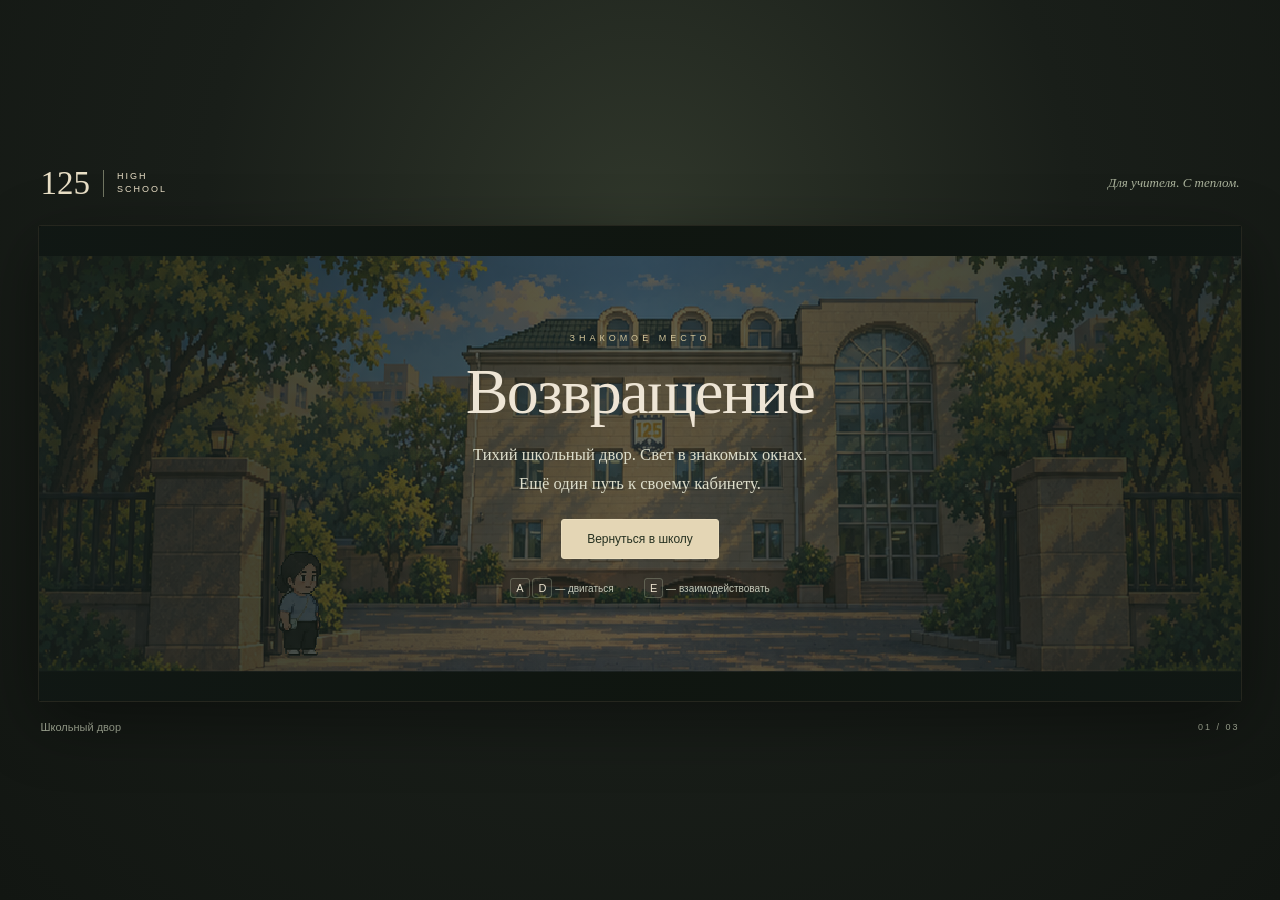
<file: index.html>
<!doctype html>
<html lang="ru">
<head>
  <meta charset="utf-8">
  <meta name="viewport" content="width=device-width,initial-scale=1">
  <meta name="theme-color" content="#161a16">
  <title>125 · Возвращение</title>
  <link rel="stylesheet" href="style.css">
  <script defer src="assets/atlas.js"></script>
  <script defer src="assets/new-art.js"></script>
  <script defer src="game.js"></script>
</head>
<body>
  <main>
    <header><a class="wordmark" href="./index.html" aria-label="Начать сначала">125<span>HIGH SCHOOL</span></a><span class="dedication">Для учителя. С теплом.</span></header>
    <section class="game" aria-label="Игра «Возвращение в школу»">
      <canvas id="scene" width="1086" height="430" tabindex="0" aria-label="A — влево, D — вправо, E — взаимодействовать"></canvas>
      <div class="objective" id="objective" hidden><span>ЦЕЛЬ</span><p id="objective-text"></p></div>
      <div class="prompt" id="prompt" hidden><kbd>E</kbd><span id="prompt-text"></span></div>
      <div class="direction-hint" id="direction-hint" hidden><span>К школе</span><kbd>D</kbd><b aria-hidden="true">→</b></div>
      <div class="veil" id="veil"></div>
      <div class="cover" id="intro">
        <span class="eyebrow">ЗНАКОМОЕ МЕСТО</span>
        <h1>Возвращение</h1>
        <p>Тихий школьный двор. Свет в знакомых окнах.<br>Ещё один путь к своему кабинету.</p>
        <button id="start" disabled>Загрузка…</button>
        <span class="intro-controls"><kbd>A</kbd> <kbd>D</kbd> — двигаться <i>·</i> <kbd>E</kbd> — взаимодействовать</span>
      </div>
      <div class="cover ending" id="ending" hidden><span class="eyebrow">КАБИНЕТ 102</span><h1>Продолжение…</h1><button id="restart">Пройти ещё раз</button></div>
      <p id="load-error" role="alert" hidden>Не удалось загрузить изображение. Распакуйте весь архив и откройте index.html заново.</p>
    </section>
    <footer><span id="scene-label">Школа №125</span><span class="controls"><kbd>A</kbd> <kbd>D</kbd> Двигаться <span class="dot">·</span> <kbd>E</kbd> Взаимодействовать</span><span class="chapter" id="chapter">01 / 03</span></footer>
    <div class="touch" aria-label="Сенсорное управление"><button data-key="KeyA" aria-label="Влево">A <span>←</span></button><button data-key="KeyD" aria-label="Вправо">D <span>→</span></button><button data-key="KeyE" aria-label="Взаимодействовать">E <span>Войти</span></button></div>
    <noscript>Для игры необходимо включить JavaScript.</noscript>
  </main>
</body>
</html>
</file>
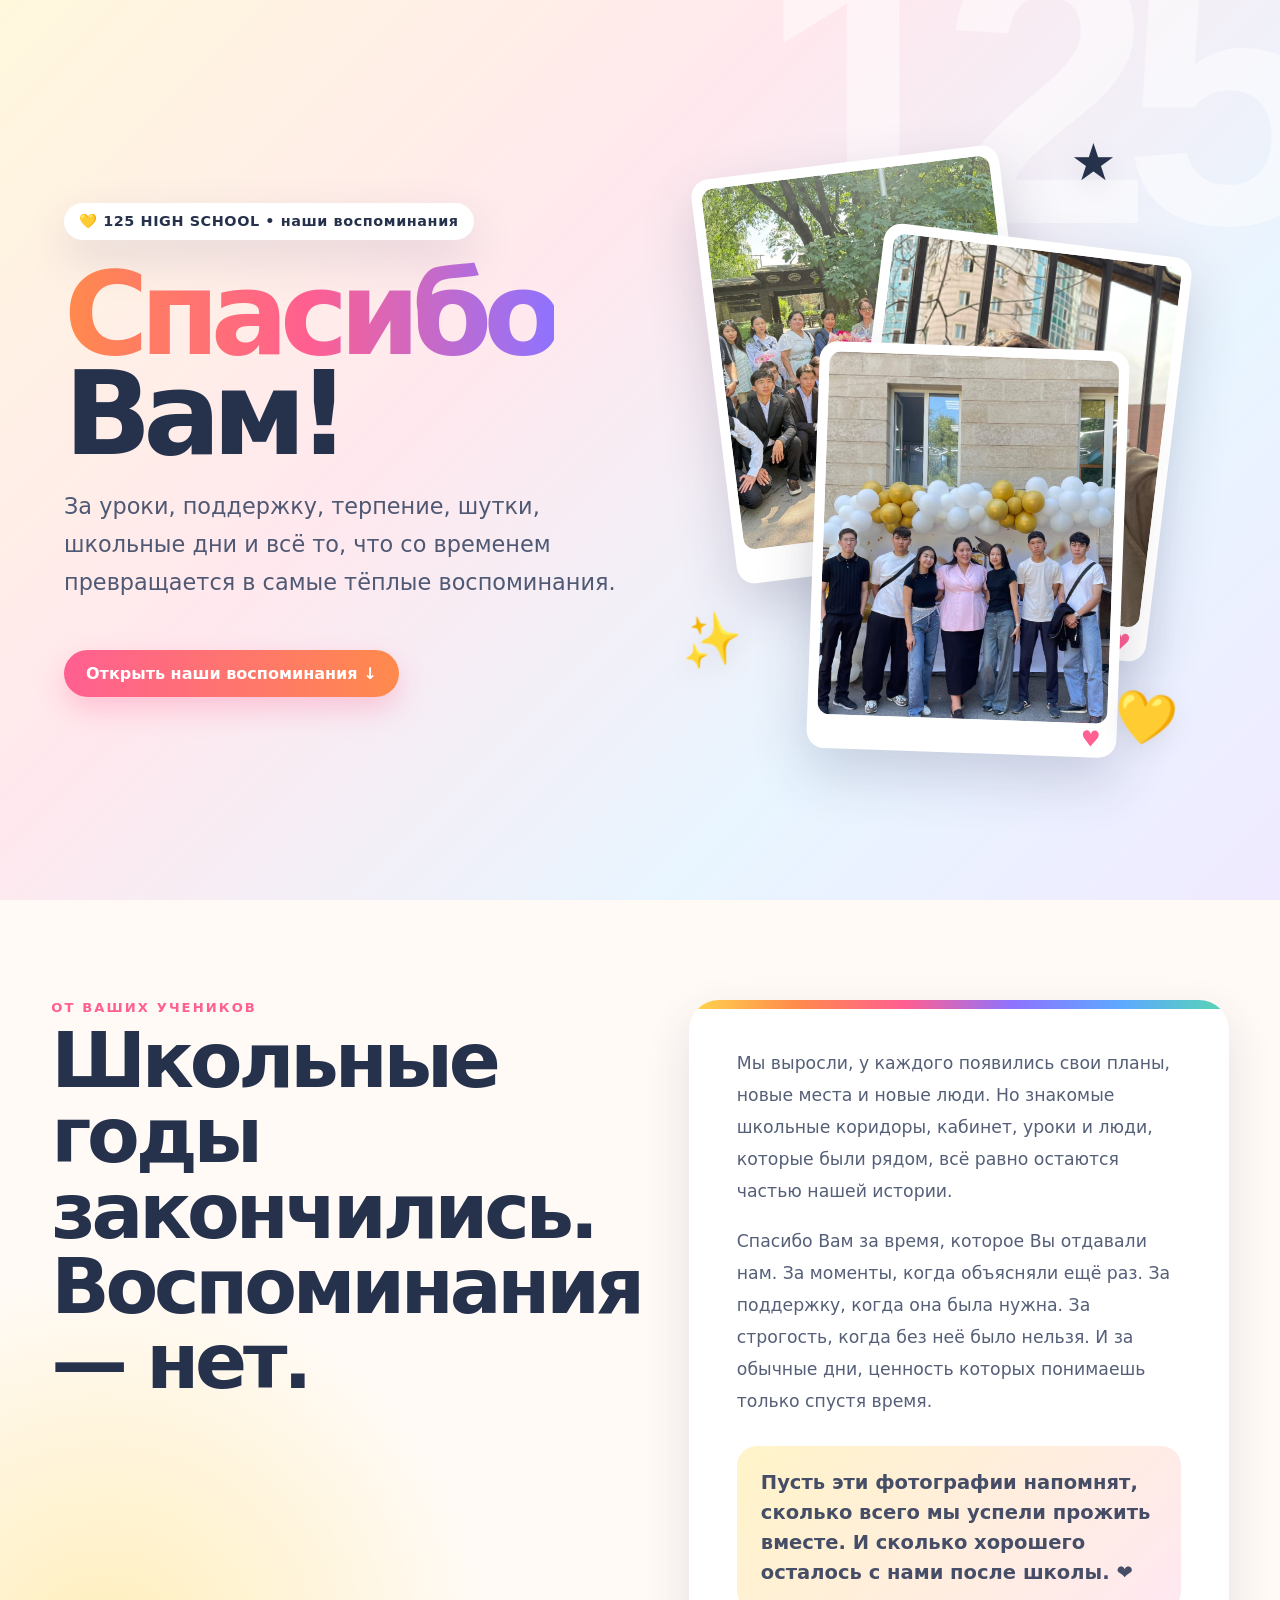
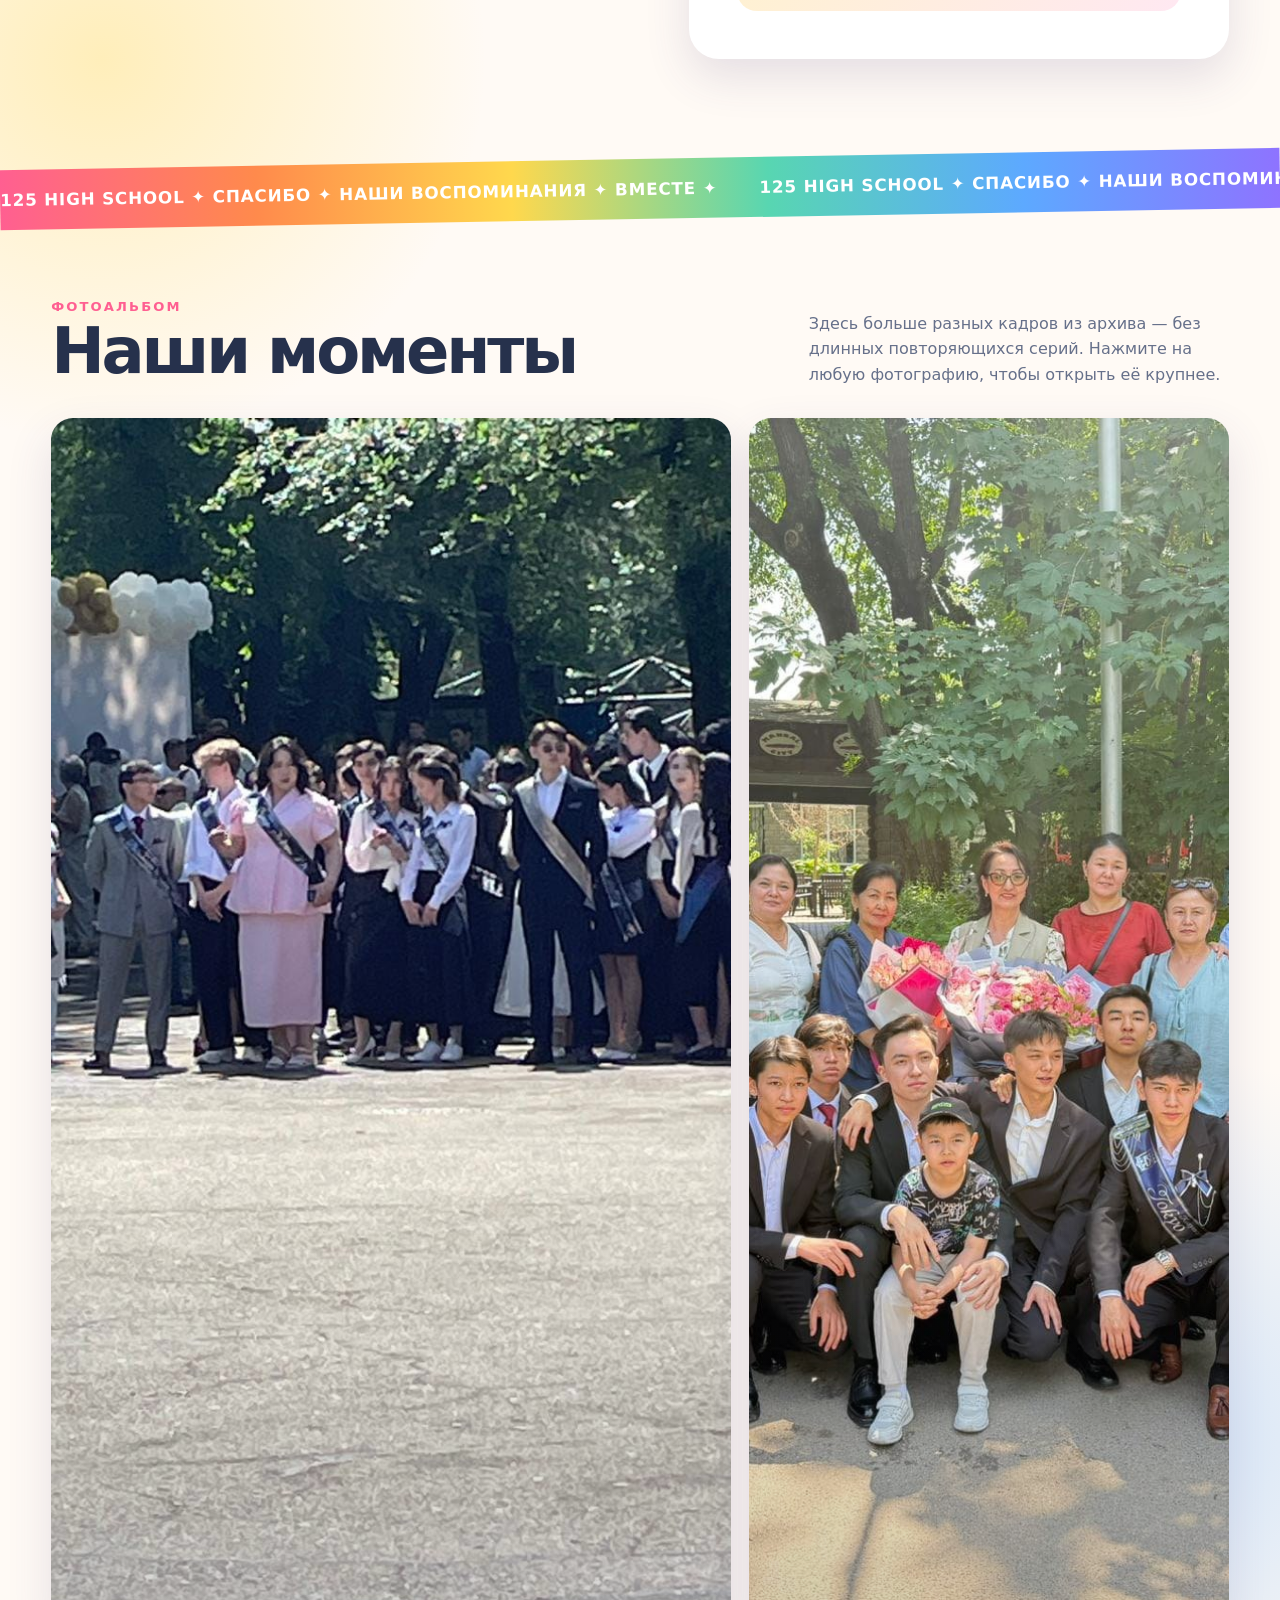
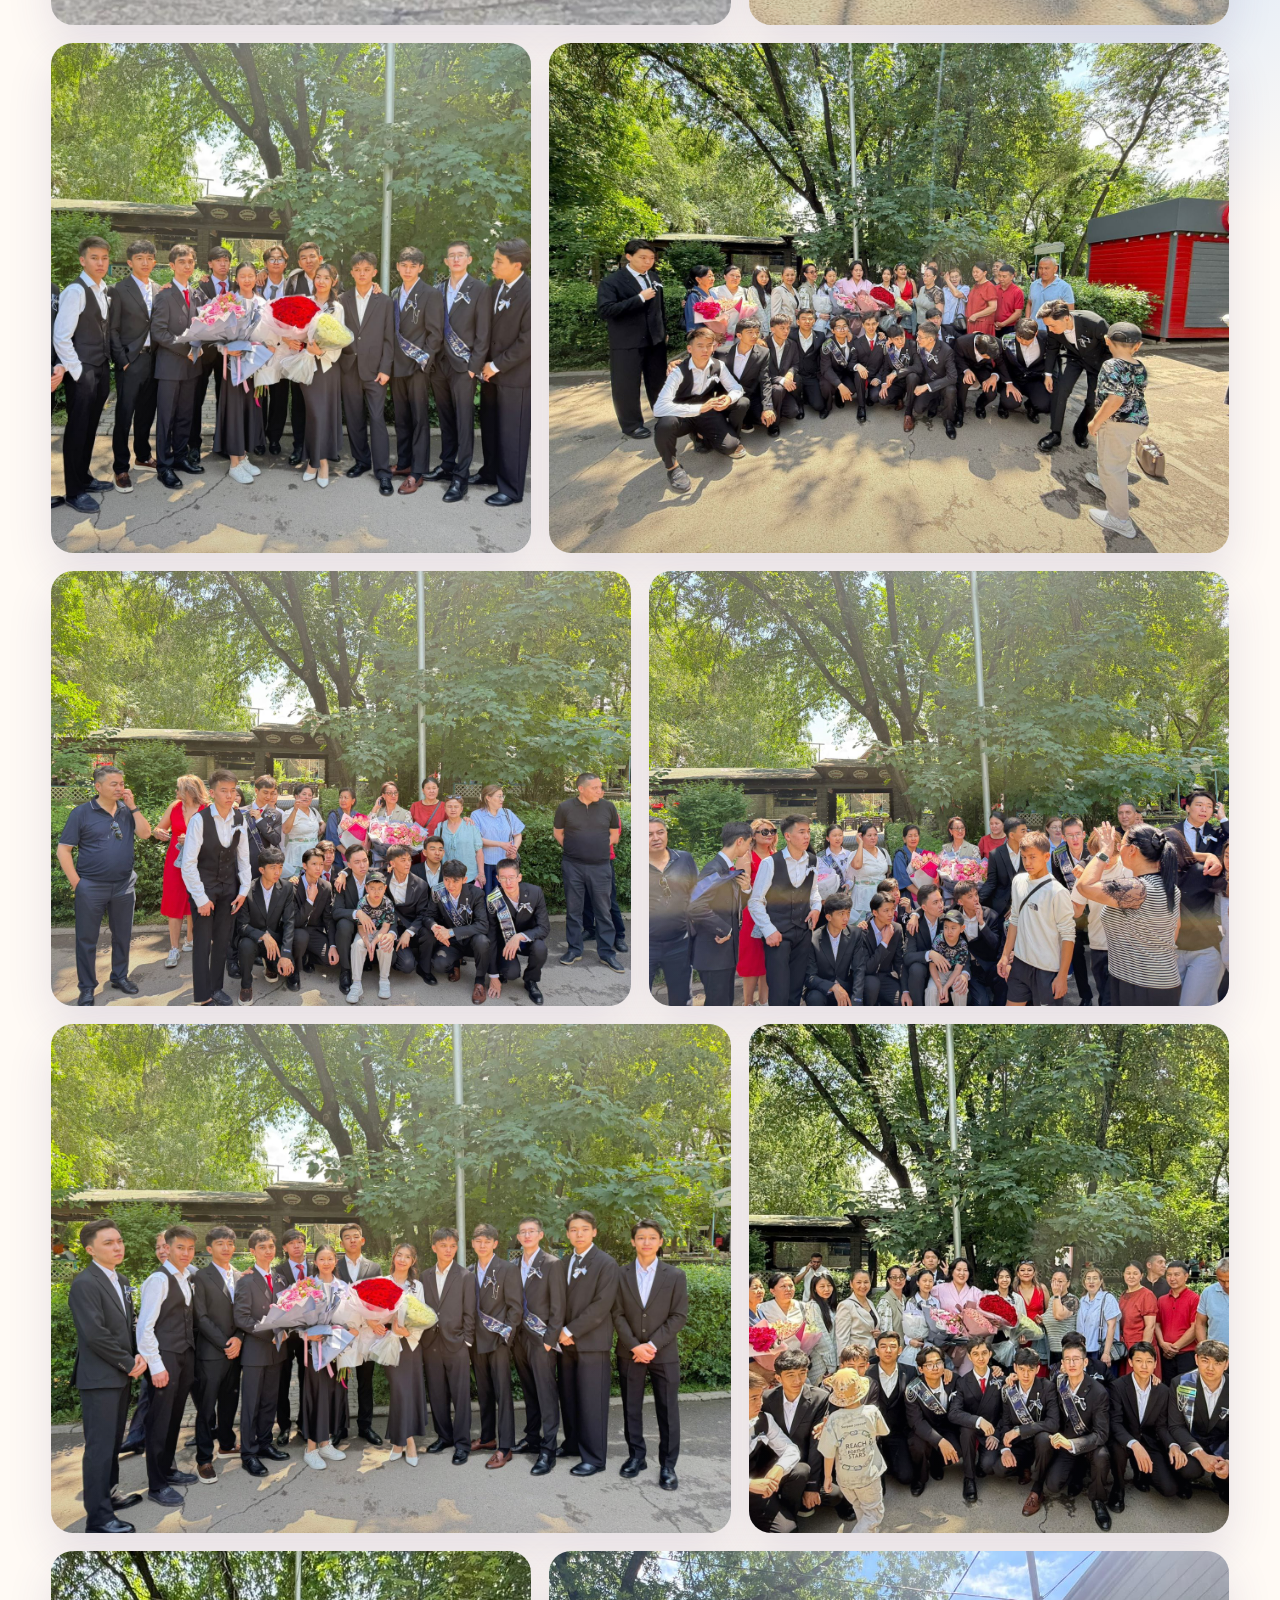
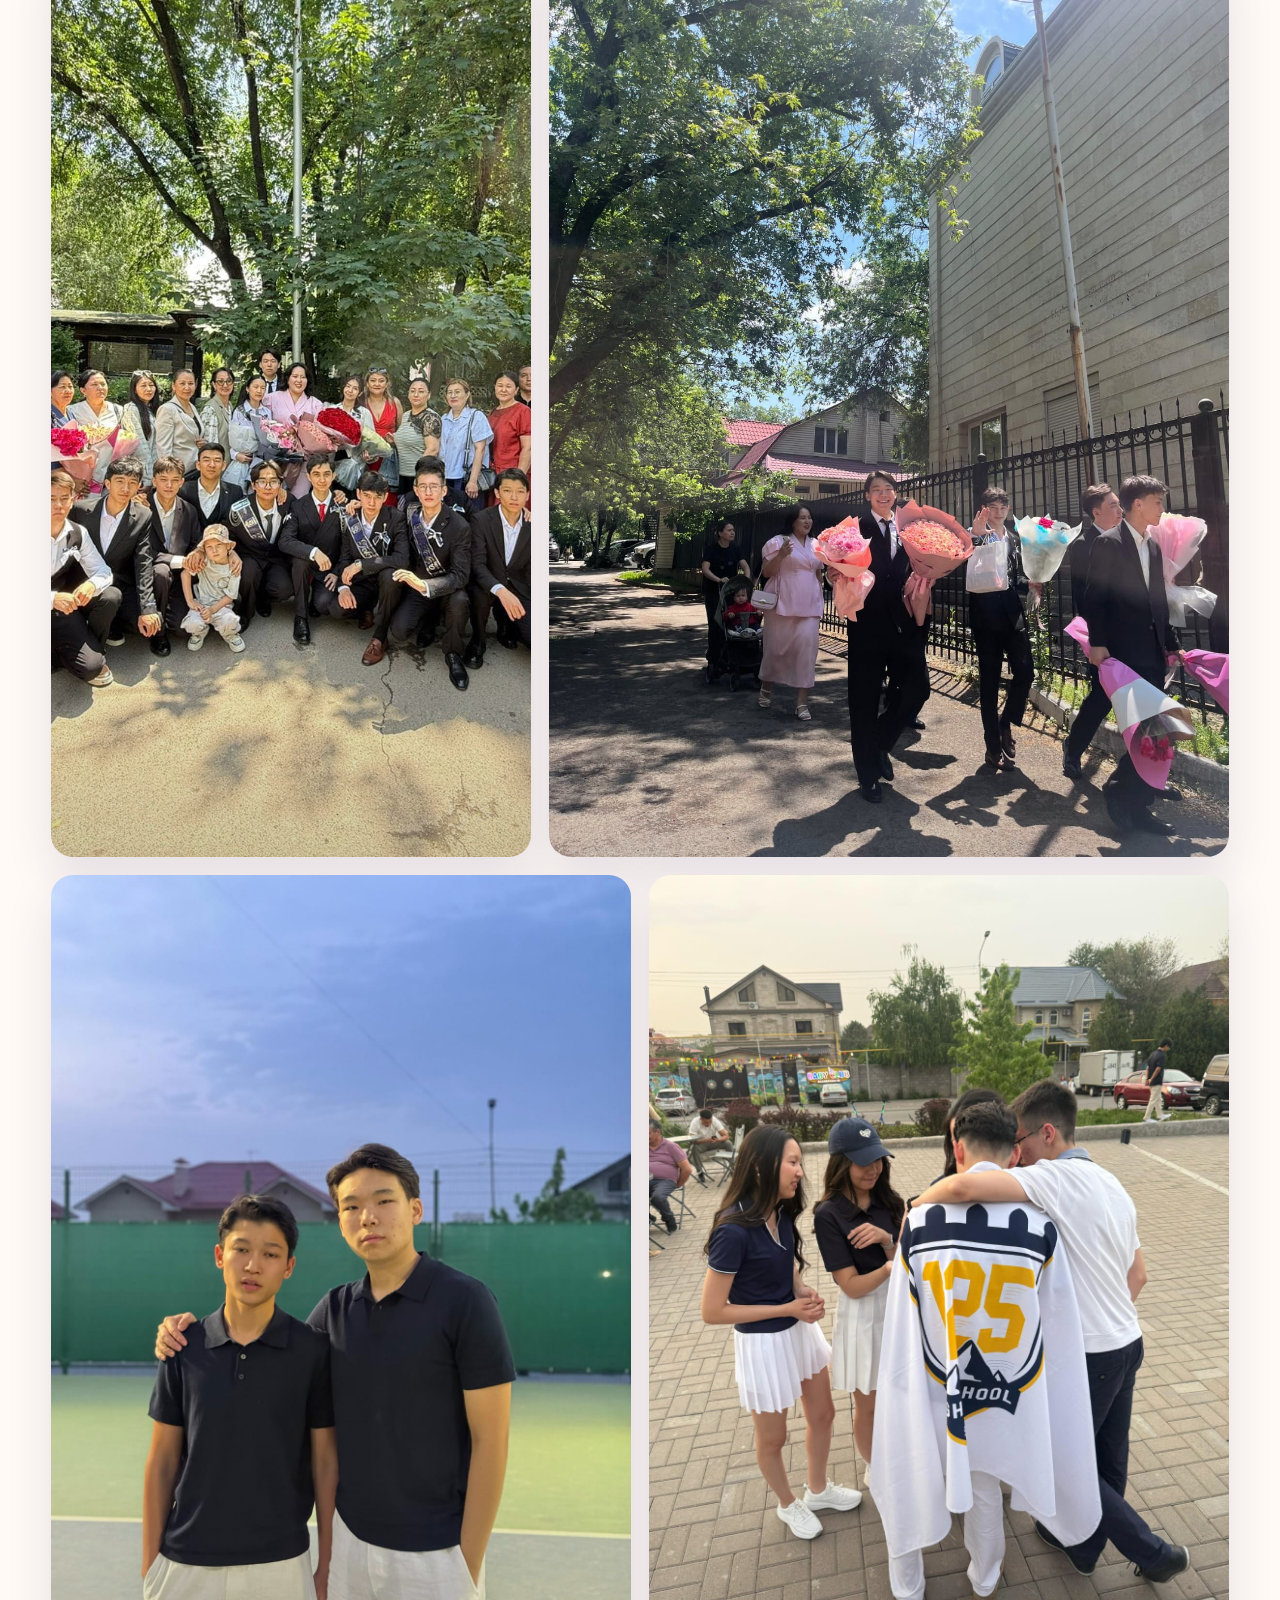
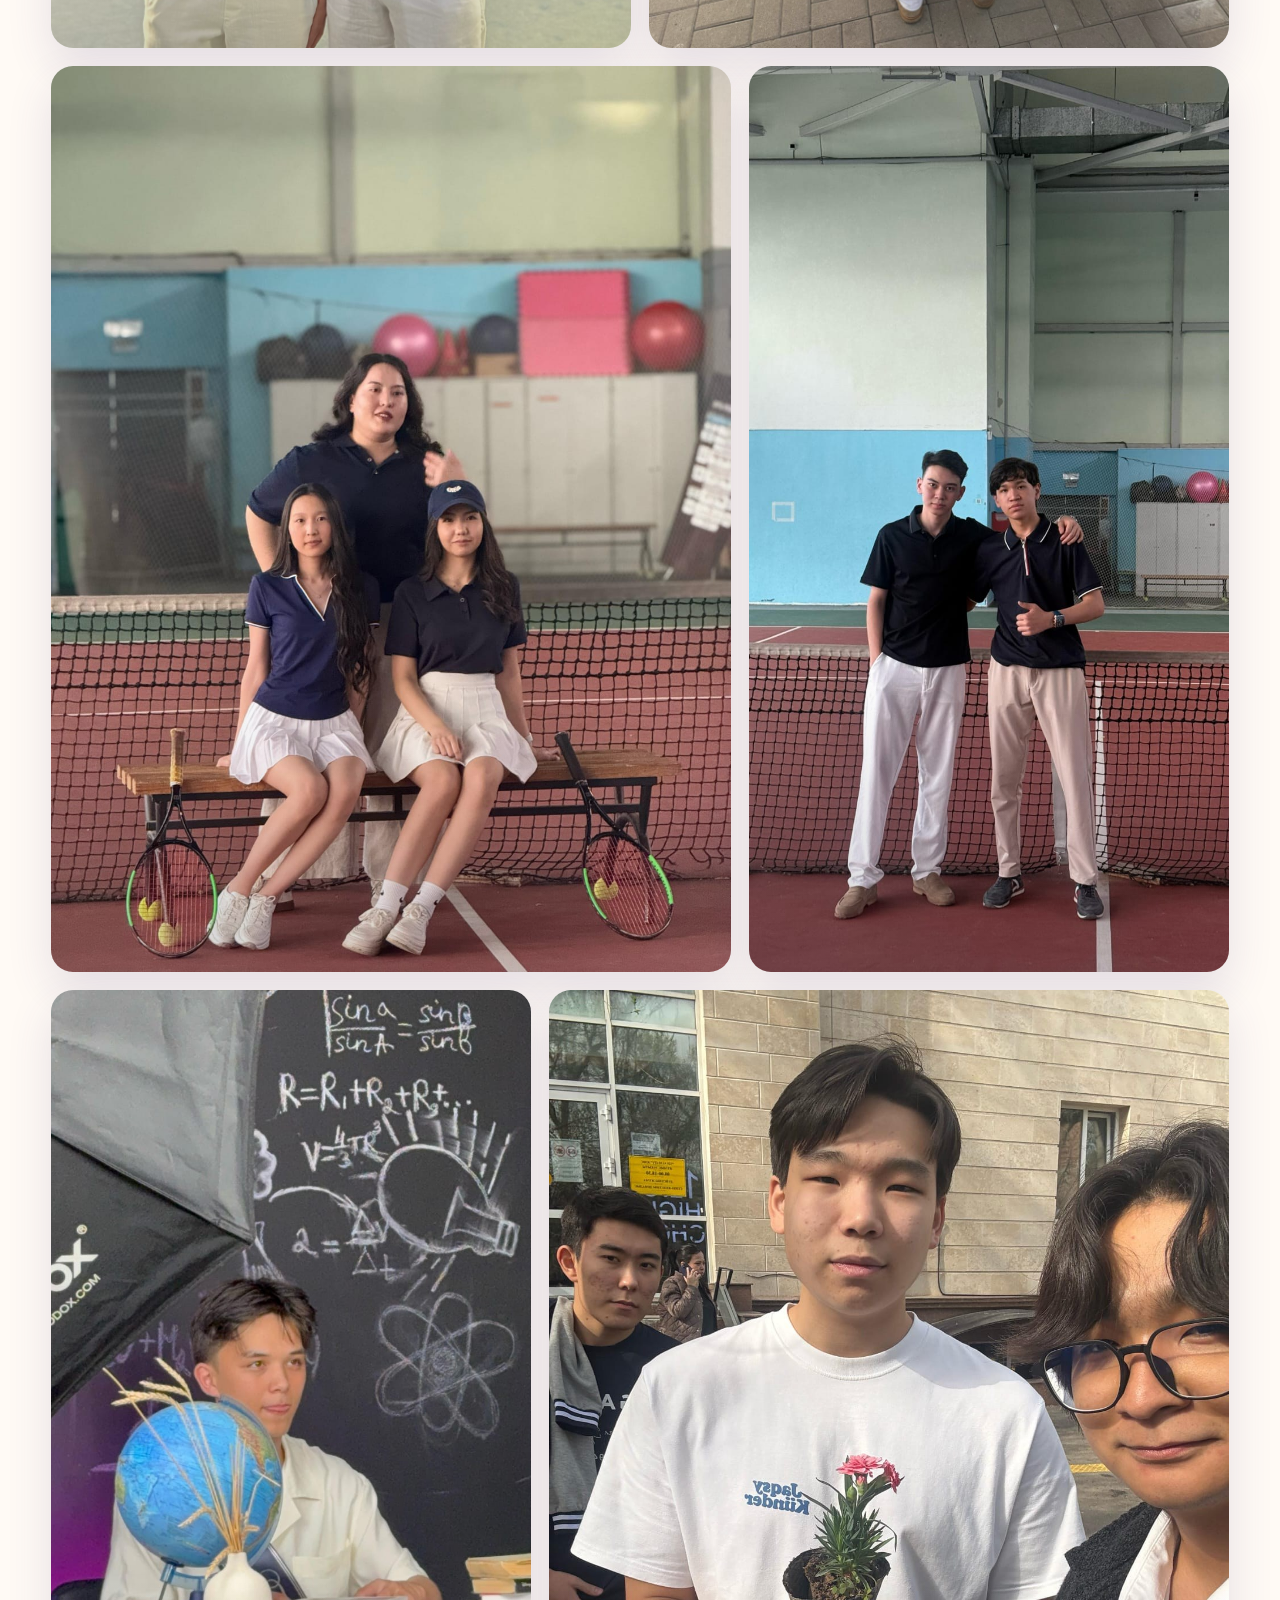
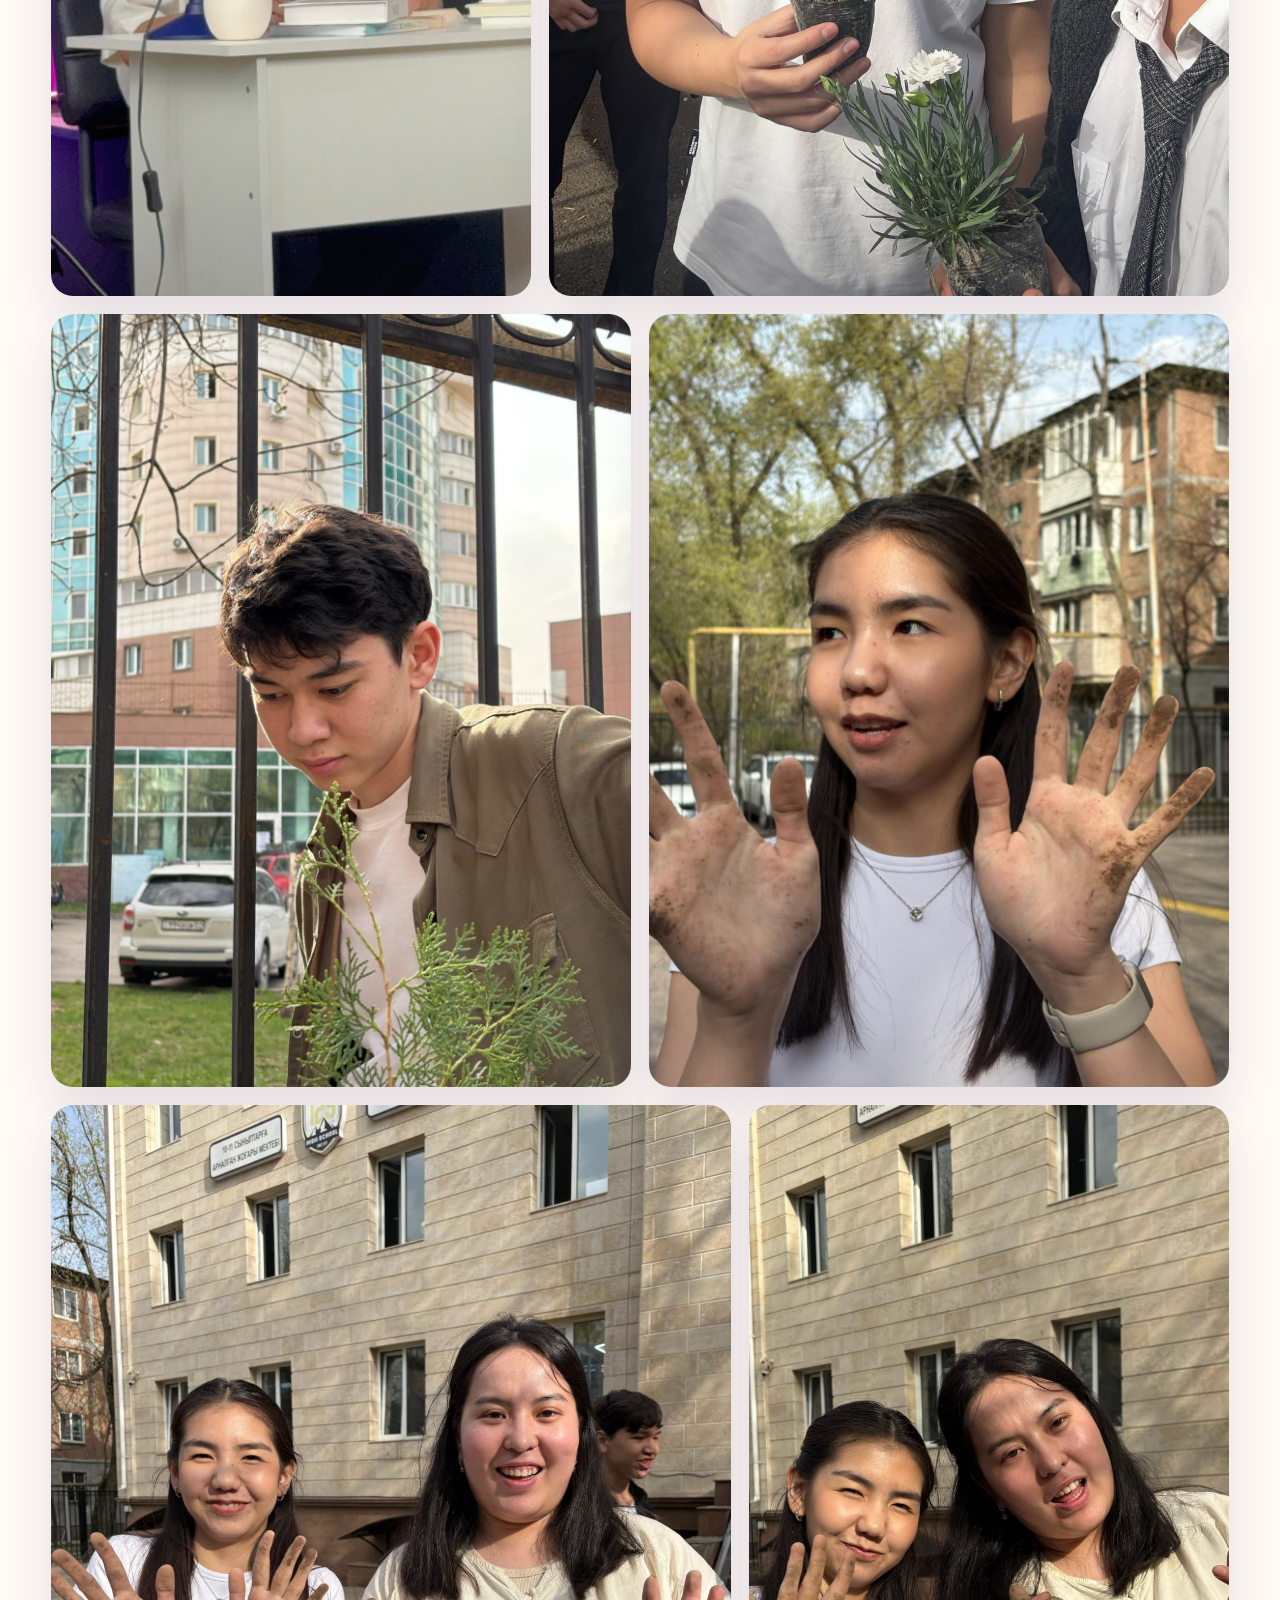
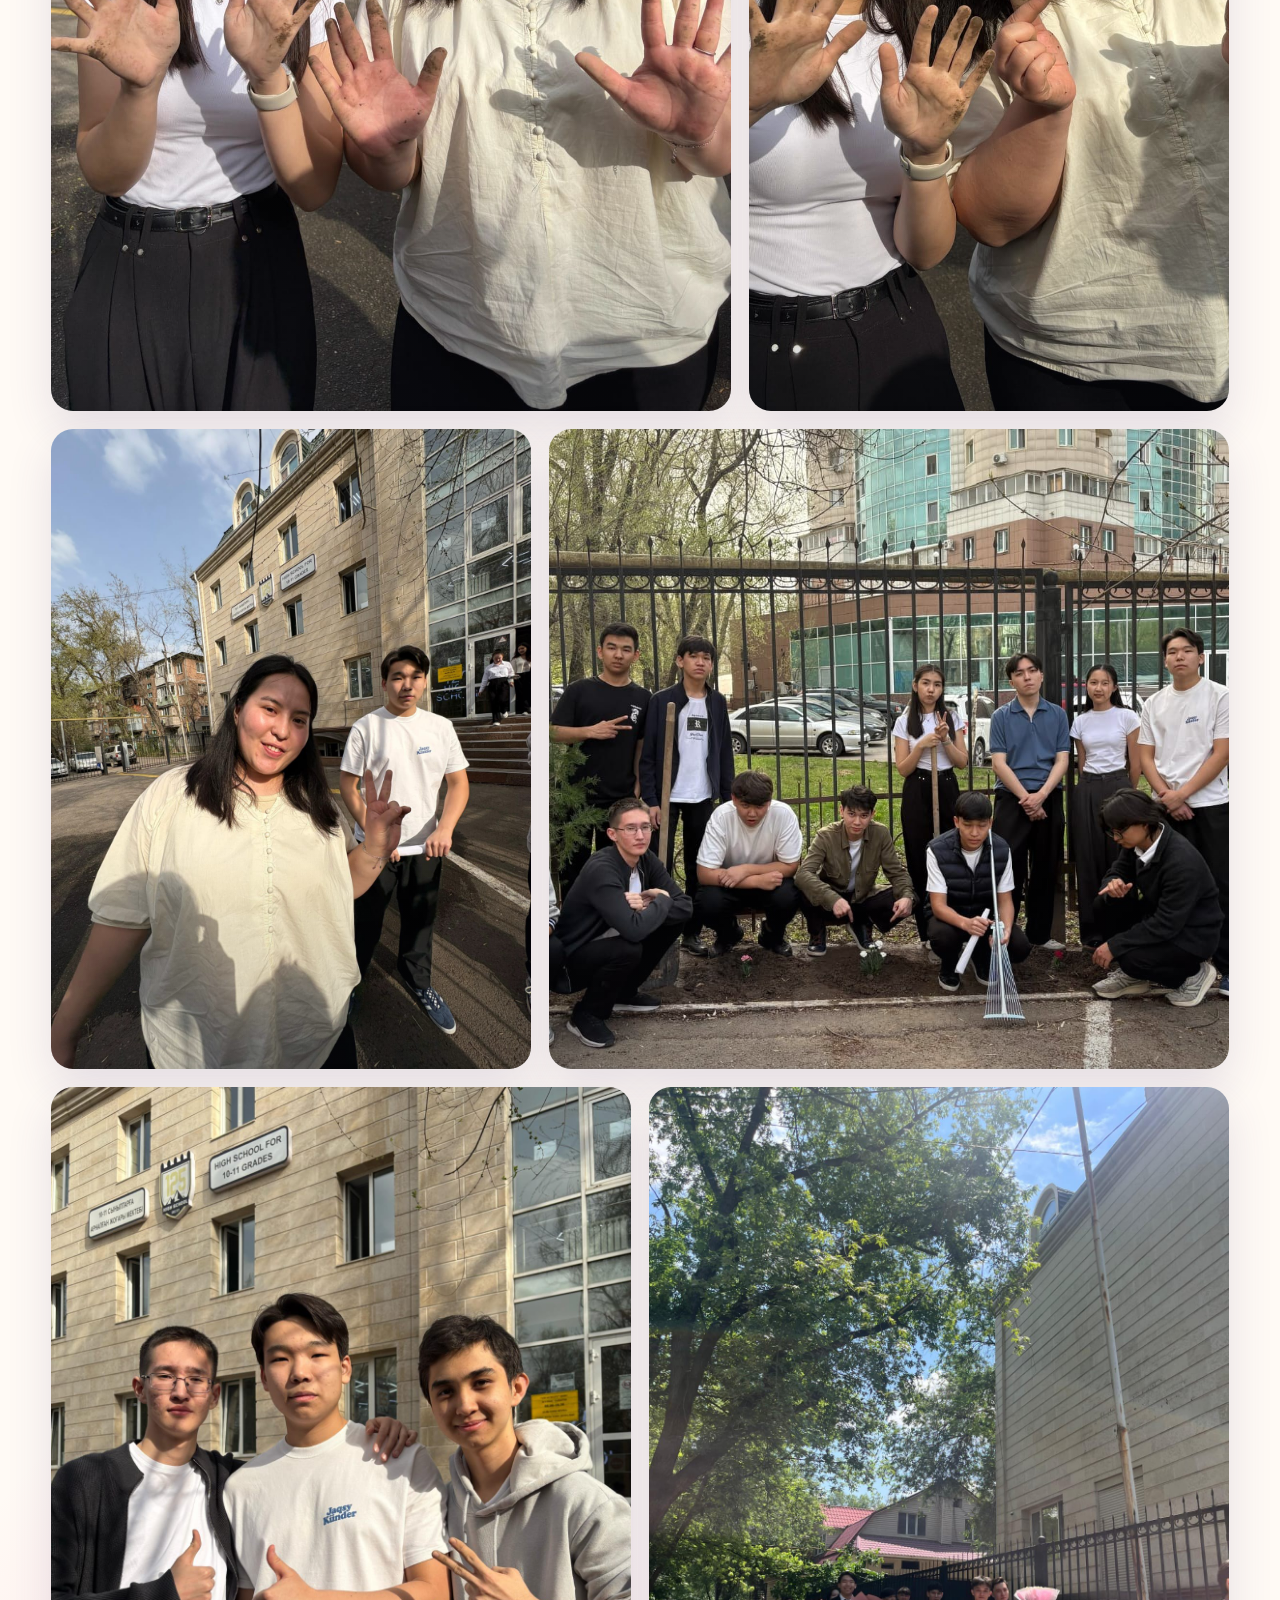
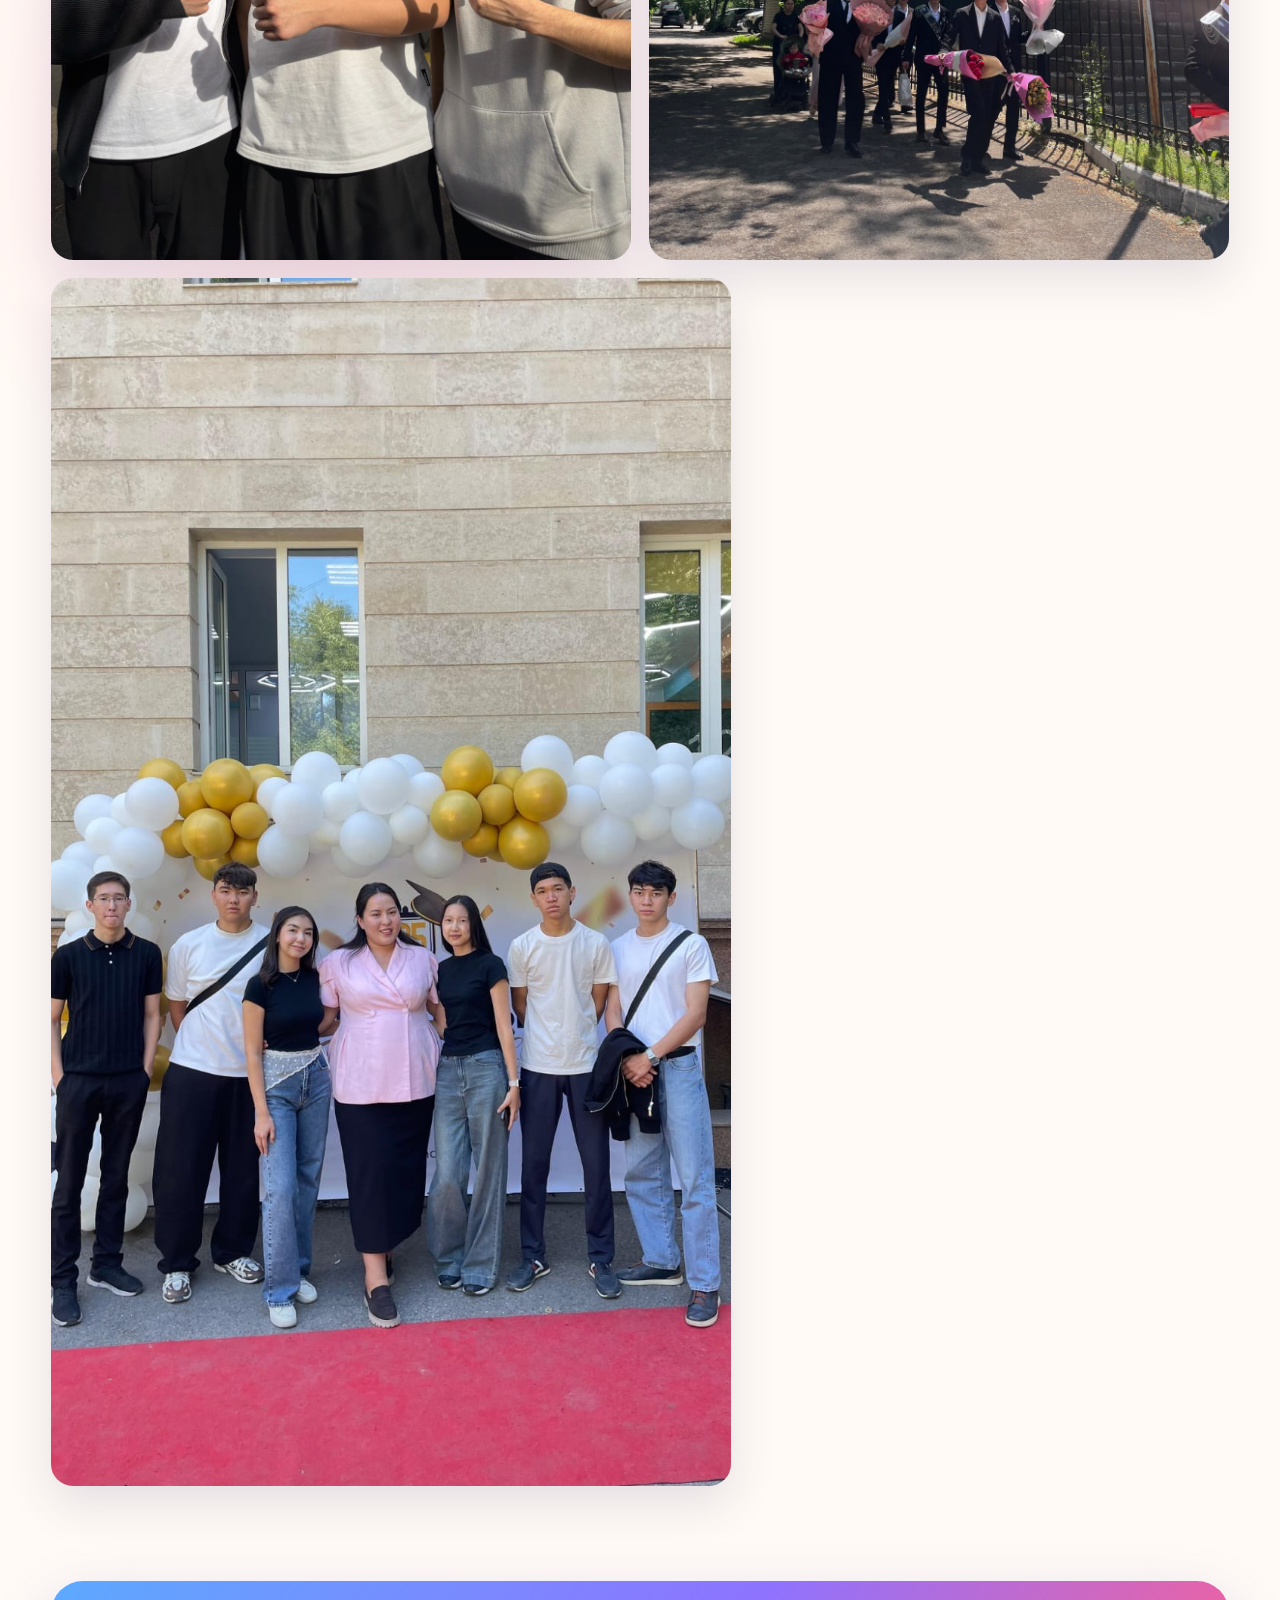
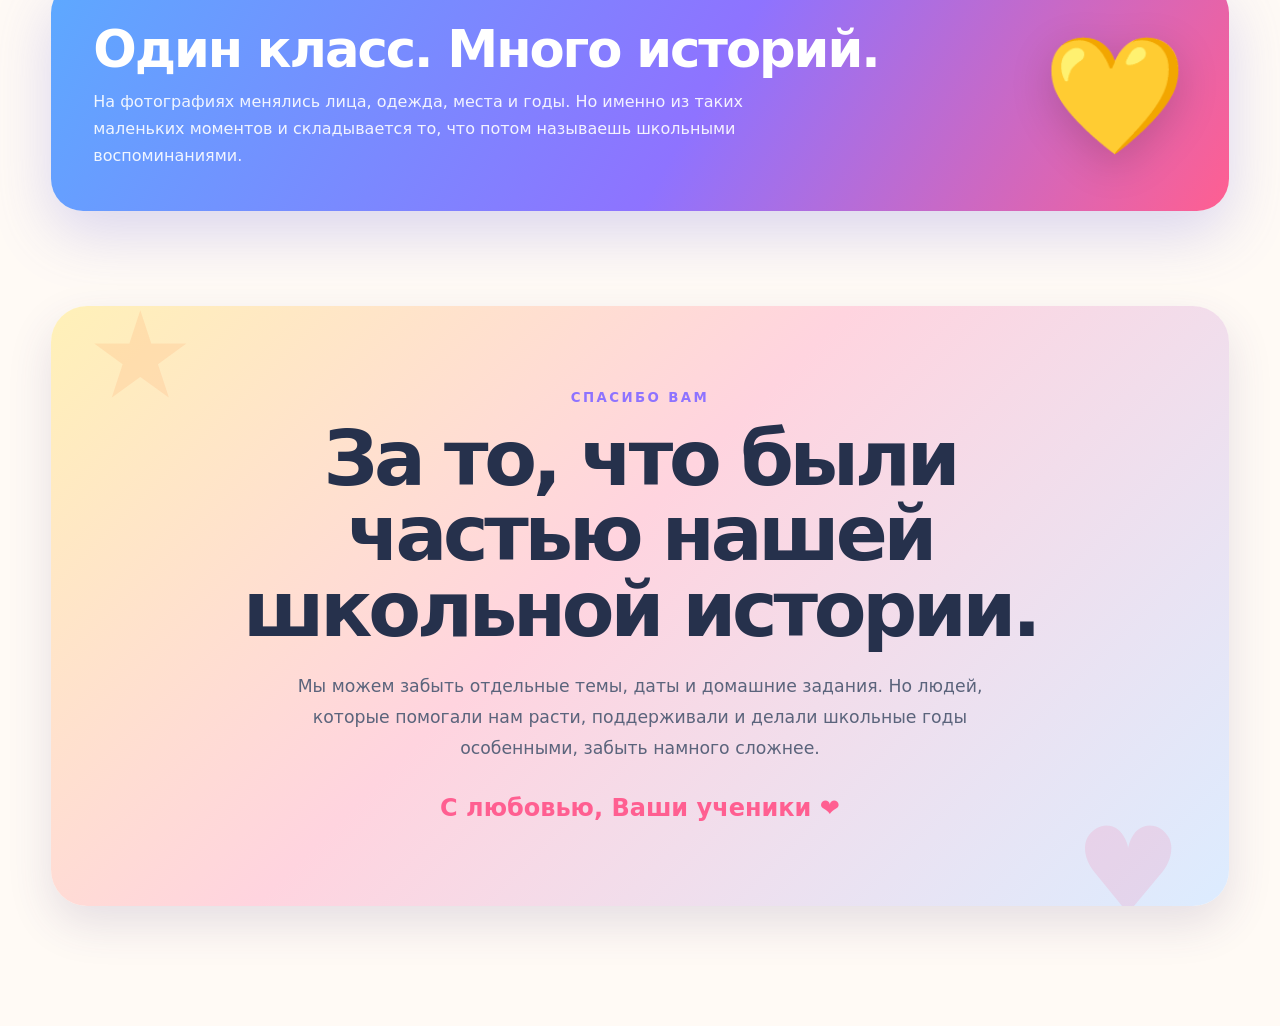
<file: congratulations/index.html>
<!doctype html>
<html lang="ru">
<head>
<meta charset="utf-8">
<meta name="viewport" content="width=device-width,initial-scale=1">
<meta name="theme-color" content="#ff7a59">
<title>Спасибо Вам! 💛</title>
<style>
:root{
  --ink:#26314c;
  --muted:#66708a;
  --cream:#fffaf1;
  --pink:#ff5f91;
  --orange:#ff8a4c;
  --yellow:#ffd84d;
  --blue:#5da9ff;
  --purple:#8e73ff;
  --mint:#58d6b1;
  --card:#ffffff;
  --shadow:0 18px 45px rgba(71,60,121,.14);
}
*{box-sizing:border-box}
html{scroll-behavior:smooth}
body{
  margin:0;
  color:var(--ink);
  font-family:Inter,ui-sans-serif,system-ui,-apple-system,"Segoe UI",sans-serif;
  background:
    radial-gradient(circle at 8% 12%,rgba(255,216,77,.35),transparent 24rem),
    radial-gradient(circle at 92% 22%,rgba(93,169,255,.25),transparent 24rem),
    radial-gradient(circle at 25% 82%,rgba(255,95,145,.17),transparent 25rem),
    #fffaf5;
  overflow-x:hidden;
}
body::before{
  content:"";
  position:fixed; inset:0; pointer-events:none; z-index:-1;
  background-image:radial-gradient(rgba(38,49,76,.08) 1px,transparent 1px);
  background-size:18px 18px;
}
a{color:inherit}
.hero{
  min-height:100svh;
  display:grid;
  grid-template-columns:minmax(0,1fr) minmax(320px,1fr);
  gap:44px;
  align-items:center;
  padding:clamp(28px,5vw,72px);
  position:relative;
  overflow:hidden;
  background:linear-gradient(135deg,#fff8dd 0%,#ffe8ee 38%,#e8f5ff 72%,#f0eaff 100%);
}
.hero::after{
  content:"125";
  position:absolute;
  right:-2vw; top:-8vw;
  font:900 clamp(13rem,30vw,34rem)/1 Arial,sans-serif;
  color:rgba(255,255,255,.45);
  letter-spacing:-.08em;
  pointer-events:none;
}
.hero-copy{position:relative;z-index:2;max-width:760px}
.badge{
  display:inline-flex;align-items:center;gap:8px;
  padding:10px 15px;border-radius:999px;
  background:white;box-shadow:var(--shadow);
  font-weight:800;font-size:.9rem;letter-spacing:.04em;
}
.hero h1{
  margin:24px 0 20px;
  font-size:clamp(4rem,9vw,8rem);
  line-height:.87;
  letter-spacing:-.075em;
  font-weight:900;
}
.hero h1 .line1{
  background:linear-gradient(90deg,var(--orange),var(--pink),var(--purple));
  -webkit-background-clip:text;background-clip:text;color:transparent;
}
.hero h1 .line2{display:block;color:var(--ink)}
.hero p{
  font-size:clamp(1.05rem,2vw,1.4rem);
  line-height:1.7;
  max-width:660px;
  color:#4f5974;
}
.cta{
  display:inline-flex;align-items:center;gap:10px;margin-top:26px;
  text-decoration:none;font-weight:800;color:white;
  padding:14px 22px;border-radius:999px;
  background:linear-gradient(90deg,var(--pink),var(--orange));
  box-shadow:0 12px 28px rgba(255,95,145,.28);
  transition:.2s transform,.2s box-shadow;
}
.cta:hover{transform:translateY(-3px);box-shadow:0 18px 36px rgba(255,95,145,.35)}
.hero-collage{
  position:relative;z-index:2;
  min-height:650px;
}
.snap{
  position:absolute;
  width:min(310px,42vw);
  padding:10px 10px 34px;
  background:white;
  border-radius:18px;
  box-shadow:0 22px 55px rgba(57,55,92,.2);
}
.snap img{width:100%;aspect-ratio:4/5;object-fit:cover;border-radius:12px;display:block}
.snap:nth-child(1){left:2%;top:3%;transform:rotate(-7deg)}
.snap:nth-child(2){right:1%;top:15%;transform:rotate(7deg)}
.snap:nth-child(3){left:20%;bottom:1%;transform:rotate(2deg)}
.snap::after{content:"♥";position:absolute;right:16px;bottom:6px;font-size:22px;color:var(--pink)}
.spark{position:absolute;font-size:clamp(2rem,4vw,4.2rem);z-index:3;filter:drop-shadow(0 8px 12px rgba(0,0,0,.08))}
.s1{left:3%;bottom:16%;transform:rotate(-12deg)}
.s2{right:7%;bottom:4%;transform:rotate(9deg)}
.s3{right:18%;top:1%}

main{width:min(1180px,92vw);margin:auto;padding:100px 0 120px}
.intro{
  display:grid;grid-template-columns:.7fr 1.3fr;gap:48px;
  align-items:start;margin-bottom:100px;
}
.eyebrow{font-size:.82rem;font-weight:900;letter-spacing:.16em;text-transform:uppercase;color:var(--pink)}
.intro h2{
  margin:8px 0 0;
  font-size:clamp(2.6rem,6vw,5.5rem);
  line-height:.98;letter-spacing:-.055em;
}
.letter{
  background:white;border-radius:30px;padding:clamp(28px,4vw,48px);
  box-shadow:var(--shadow);position:relative;overflow:hidden;
}
.letter::before{
  content:"";position:absolute;inset:0 0 auto 0;height:9px;
  background:linear-gradient(90deg,var(--yellow),var(--orange),var(--pink),var(--purple),var(--blue),var(--mint));
}
.letter p{font-size:1.08rem;line-height:1.85;color:#555f78;margin:0 0 18px}
.quote{
  margin-top:28px;
  padding:22px 24px;
  border-radius:20px;
  background:linear-gradient(135deg,#fff4c8,#ffe8f2);
  font-size:1.22rem;line-height:1.55;font-weight:750;color:#454d67;
}

.ribbon{
  margin:0 calc(50% - 50vw) 80px;
  padding:20px 0;
  overflow:hidden;
  transform:rotate(-1deg);
  background:linear-gradient(90deg,var(--pink),var(--orange),var(--yellow),var(--mint),var(--blue),var(--purple));
  color:white;font-weight:900;letter-spacing:.05em;
}
.ribbon-track{
  display:flex;width:max-content;gap:42px;
  animation:marquee 24s linear infinite;
  white-space:nowrap;font-size:1.05rem;
}
@keyframes marquee{to{transform:translateX(-50%)}}

.section-head{
  display:flex;justify-content:space-between;align-items:end;gap:24px;margin-bottom:30px
}
.section-head h3{margin:0;font-size:clamp(2.4rem,5vw,4.4rem);letter-spacing:-.05em}
.section-head p{margin:0;color:var(--muted);max-width:420px;line-height:1.6}

.gallery{
  display:grid;
  grid-template-columns:repeat(12,1fr);
  gap:18px;
}
.photo{
  margin:0;position:relative;overflow:hidden;border-radius:22px;
  background:#eee;box-shadow:var(--shadow);cursor:pointer;
  min-height:250px;opacity:0;transform:translateY(18px) scale(.98);
  transition:.55s opacity,.55s transform,.2s box-shadow;
}
.photo.show{opacity:1;transform:none}
.photo:hover{box-shadow:0 24px 58px rgba(71,60,121,.23)}
.photo img{width:100%;height:100%;object-fit:cover;display:block;transition:.4s transform}
.photo:hover img{transform:scale(1.035)}
.photo::after{
  content:"";position:absolute;inset:auto 0 0 0;height:35%;
  background:linear-gradient(transparent,rgba(24,26,44,.18));pointer-events:none;
}
.photo:nth-child(6n+1),.photo:nth-child(6n+4){grid-column:span 7;min-height:430px}
.photo:nth-child(6n+2),.photo:nth-child(6n+3){grid-column:span 5;min-height:430px}
.photo:nth-child(6n+5),.photo:nth-child(6n+6){grid-column:span 6;min-height:360px}

.memory-strip{
  margin:95px 0;
  padding:42px;
  border-radius:32px;
  background:linear-gradient(120deg,#5da9ff,#8e73ff 55%,#ff5f91);
  color:white;
  display:grid;grid-template-columns:1fr auto;gap:30px;align-items:center;
  box-shadow:0 22px 60px rgba(99,101,216,.24);
}
.memory-strip h3{font-size:clamp(2rem,4vw,3.8rem);line-height:1.02;margin:0 0 12px;letter-spacing:-.04em}
.memory-strip p{margin:0;max-width:720px;line-height:1.7;color:rgba(255,255,255,.9)}
.memory-strip .big-heart{font-size:clamp(4rem,9vw,8rem);filter:drop-shadow(0 12px 20px rgba(0,0,0,.16))}

.ending{
  margin-top:95px;border-radius:36px;padding:clamp(42px,7vw,84px);
  text-align:center;position:relative;overflow:hidden;
  background:linear-gradient(135deg,#fff1b8,#ffd4df 45%,#dcecff);
  box-shadow:var(--shadow);
}
.ending::before,.ending::after{
  position:absolute;font-size:120px;opacity:.15;
}
.ending::before{content:"★";left:3%;top:-20px;color:var(--orange)}
.ending::after{content:"♥";right:4%;bottom:-35px;color:var(--pink)}
.ending small{display:block;font-weight:900;letter-spacing:.18em;text-transform:uppercase;color:var(--purple);margin-bottom:16px}
.ending h3{font-size:clamp(2.6rem,6vw,5.4rem);line-height:.98;letter-spacing:-.055em;margin:0 auto 24px;max-width:900px}
.ending p{max-width:760px;margin:auto;font-size:1.08rem;line-height:1.8;color:#5b647c}
.signature{margin-top:30px;font-size:1.5rem;font-weight:850;color:var(--pink)}

.modal{
  position:fixed;inset:0;background:rgba(15,18,31,.94);z-index:50;
  display:none;place-items:center;padding:28px;
}
.modal.open{display:grid}
.modal img{max-width:min(1200px,94vw);max-height:90vh;border-radius:18px;box-shadow:0 30px 100px #000}
.modal button{
  position:fixed;right:22px;top:18px;width:50px;height:50px;
  border:1px solid rgba(255,255,255,.2);border-radius:50%;
  color:white;background:rgba(255,255,255,.1);font-size:30px;cursor:pointer
}

@media(max-width:860px){
  .hero{grid-template-columns:1fr;padding:28px 18px 48px}
  .hero-collage{min-height:520px;margin-top:0}
  .snap{width:min(250px,60vw)}
  .snap:nth-child(1){left:4%}
  .snap:nth-child(2){right:3%;top:18%}
  .snap:nth-child(3){left:25%;bottom:0}
  .intro{grid-template-columns:1fr;gap:22px}
  .gallery{gap:10px}
  .photo,.photo:nth-child(n){grid-column:span 6;min-height:250px;border-radius:16px}
  .memory-strip{grid-template-columns:1fr;padding:30px}
  .memory-strip .big-heart{display:none}
}
@media(max-width:560px){
  .hero h1{font-size:clamp(3.6rem,19vw,5.6rem)}
  .hero-collage{min-height:430px}
  .snap{padding:7px 7px 26px;border-radius:13px}
  .gallery{grid-template-columns:1fr}
  .photo,.photo:nth-child(n){grid-column:auto;min-height:0;aspect-ratio:auto}
  .photo img{height:auto;max-height:none}
  main{padding-top:70px}
  .section-head{align-items:start;flex-direction:column}
}
@media(prefers-reduced-motion:reduce){
  *{animation:none!important;transition:none!important;scroll-behavior:auto!important}
  .photo{opacity:1;transform:none}
}
/* Reveal the greeting after the dark classroom transition. */
.page-reveal{position:fixed;inset:0;z-index:100;background:#000;pointer-events:none;animation:reveal-greeting .9s ease-out forwards}
@keyframes reveal-greeting{to{opacity:0;visibility:hidden}}
@media(prefers-reduced-motion:reduce){.page-reveal{display:none}}
</style>
</head>
<body>
<div class="page-reveal" aria-hidden="true"></div>

<section class="hero">
  <div class="hero-copy">
    <div class="badge">💛 125 HIGH SCHOOL • наши воспоминания</div>
    <h1><span class="line1">Спасибо</span><span class="line2">Вам!</span></h1>
    <p>За уроки, поддержку, терпение, шутки, школьные дни и всё то, что со временем превращается в самые тёплые воспоминания.</p>
    <a class="cta" href="#letter">Открыть наши воспоминания ↓</a>
  </div>

  <div class="hero-collage" aria-hidden="true">
    <figure class="snap"><img src="assets/photo-02.jpg" alt=""></figure>
    <figure class="snap"><img src="assets/photo-17.jpg" alt=""></figure>
    <figure class="snap"><img src="assets/photo-25.jpg" alt=""></figure>
    <div class="spark s1">✨</div>
    <div class="spark s2">💛</div>
    <div class="spark s3">★</div>
  </div>
</section>

<main>
  <section class="intro" id="letter">
    <div>
      <div class="eyebrow">От Ваших учеников</div>
      <h2>Школьные годы закончились.<br>Воспоминания — нет.</h2>
    </div>
    <div class="letter">
      <p>Мы выросли, у каждого появились свои планы, новые места и новые люди. Но знакомые школьные коридоры, кабинет, уроки и люди, которые были рядом, всё равно остаются частью нашей истории.</p>
      <p>Спасибо Вам за время, которое Вы отдавали нам. За моменты, когда объясняли ещё раз. За поддержку, когда она была нужна. За строгость, когда без неё было нельзя. И за обычные дни, ценность которых понимаешь только спустя время.</p>
      <div class="quote">Пусть эти фотографии напомнят, сколько всего мы успели прожить вместе. И сколько хорошего осталось с нами после школы. ❤️</div>
    </div>
  </section>

  <div class="ribbon">
    <div class="ribbon-track">
      <span>125 HIGH SCHOOL ✦ СПАСИБО ✦ НАШИ ВОСПОМИНАНИЯ ✦ ВМЕСТЕ ✦</span>
      <span>125 HIGH SCHOOL ✦ СПАСИБО ✦ НАШИ ВОСПОМИНАНИЯ ✦ ВМЕСТЕ ✦</span>
      <span>125 HIGH SCHOOL ✦ СПАСИБО ✦ НАШИ ВОСПОМИНАНИЯ ✦ ВМЕСТЕ ✦</span>
      <span>125 HIGH SCHOOL ✦ СПАСИБО ✦ НАШИ ВОСПОМИНАНИЯ ✦ ВМЕСТЕ ✦</span>
    </div>
  </div>

  <section>
    <div class="section-head">
      <div>
        <div class="eyebrow">Фотоальбом</div>
        <h3>Наши моменты</h3>
      </div>
      <p>Здесь больше разных кадров из архива — без длинных повторяющихся серий. Нажмите на любую фотографию, чтобы открыть её крупнее.</p>
    </div>
    <div class="gallery" id="gallery"></div>
  </section>

  <section class="memory-strip">
    <div>
      <h3>Один класс. Много историй.</h3>
      <p>На фотографиях менялись лица, одежда, места и годы. Но именно из таких маленьких моментов и складывается то, что потом называешь школьными воспоминаниями.</p>
    </div>
    <div class="big-heart">💛</div>
  </section>

  <section class="ending">
    <small>Спасибо Вам</small>
    <h3>За то, что были частью нашей школьной истории.</h3>
    <p>Мы можем забыть отдельные темы, даты и домашние задания. Но людей, которые помогали нам расти, поддерживали и делали школьные годы особенными, забыть намного сложнее.</p>
    <div class="signature">С любовью, Ваши ученики ❤️</div>
  </section>
</main>

<div class="modal" id="modal" aria-hidden="true">
  <button aria-label="Закрыть">×</button>
  <img alt="Школьное воспоминание">
</div>

<script>
const PHOTO_COUNT = 25;
const photos = Array.from({length:PHOTO_COUNT},(_,i)=>`assets/photo-${String(i+1).padStart(2,'0')}.jpg`);
const gallery = document.getElementById('gallery');

photos.forEach((src,i)=>{
  const figure=document.createElement('figure');
  figure.className='photo';
  const img=document.createElement('img');
  img.src=src;
  img.alt=`Школьное воспоминание ${i+1}`;
  img.loading=i<5?'eager':'lazy';
  img.decoding='async';
  figure.appendChild(img);
  gallery.appendChild(figure);
});

const observer=new IntersectionObserver(entries=>{
  entries.forEach(entry=>{
    if(entry.isIntersecting){
      entry.target.classList.add('show');
      observer.unobserve(entry.target);
    }
  });
},{threshold:.06});
document.querySelectorAll('.photo').forEach(el=>observer.observe(el));

const modal=document.getElementById('modal');
const modalImg=modal.querySelector('img');
gallery.addEventListener('click',e=>{
  const img=e.target.closest('img');
  if(!img)return;
  modalImg.src=img.src;
  modal.classList.add('open');
  modal.setAttribute('aria-hidden','false');
  document.body.style.overflow='hidden';
});
function closeModal(){
  modal.classList.remove('open');
  modal.setAttribute('aria-hidden','true');
  modalImg.src='';
  document.body.style.overflow='';
}
modal.querySelector('button').onclick=closeModal;
modal.onclick=e=>{if(e.target===modal)closeModal()};
document.addEventListener('keydown',e=>{if(e.key==='Escape')closeModal()});
</script>
</body>
</html>
</file>
<file: style.css>
:root{color-scheme:dark;font-family:Georgia,'Times New Roman',serif;color:#eee5d5;background:#161a16}*{box-sizing:border-box}body{margin:0;min-height:100svh;display:grid;place-items:center;background:radial-gradient(ellipse at 50% 25%,#30372b 0,#191e19 48%,#121612 100%)}main{width:min(1280px,94vw);padding:30px 0}header{display:flex;align-items:center;justify-content:space-between;margin-bottom:25px;padding:0 2px}.wordmark{color:#e9dfc6;text-decoration:none;font-size:33px;line-height:1;display:flex;align-items:center;gap:13px}.wordmark span{font:9px/1.5 Arial,sans-serif;letter-spacing:2px;max-width:65px;border-left:1px solid #717662;padding-left:13px}.dedication{font-size:13px;color:#aab29b;font-style:italic}.game{position:relative;overflow:hidden;background:#000;box-shadow:0 20px 65px #0006;border:1px solid #71745c55;border-radius:3px;isolation:isolate}canvas{display:block;width:100%;height:auto;aspect-ratio:1086/430;outline:none;image-rendering:pixelated}.objective{position:absolute;top:5%;left:2.4%;padding:10px 14px;background:#172018da;border:1px solid #b0b39733;border-radius:3px;font-family:Arial,sans-serif;pointer-events:none}.objective>span{font-size:8px;letter-spacing:2px;color:#c6c49f}.objective p{margin:5px 0 0;font-size:12px;color:#f4ebd8}.prompt{position:absolute;bottom:5%;left:50%;transform:translateX(-50%);white-space:nowrap;background:#172019ee;border:1px solid #d7c59866;border-radius:4px;padding:9px 14px;display:flex;gap:10px;align-items:center;font:13px Arial,sans-serif;pointer-events:none}kbd{font:11px Arial,sans-serif;padding:3px 5px;border:1px solid #a9b09755;border-radius:3px;color:#e7dfcb;background:#ffffff08}.veil{position:absolute;inset:0;background:#000;opacity:0;pointer-events:none}.cover{position:absolute;inset:0;display:flex;align-items:center;justify-content:center;flex-direction:column;text-align:center;background:linear-gradient(90deg,#131b17db,#172018ae,#131b17dc);padding:15px}.eyebrow{font:9px Arial,sans-serif;letter-spacing:4px;color:#d3c599}h1{font-weight:400;font-size:clamp(30px,5vw,65px);letter-spacing:-1.5px;margin:12px 0 8px}.cover p{font-size:clamp(12px,1.3vw,17px);line-height:1.7;color:#dedecb;margin:4px 0 21px}button{font:12px Arial,sans-serif;cursor:pointer;background:#e4d6b5;border:1px solid #eaddbd;color:#263121;padding:12px 25px;border-radius:3px;transition:background .15s}button:hover{background:#fff1cf}button:focus-visible{outline:2px solid #fff;outline-offset:4px}button:disabled{opacity:.5;cursor:wait}.intro-controls{margin-top:23px;font:10px Arial,sans-serif;color:#c3c7b7}.intro-controls i{padding:0 11px;font-style:normal}.ending{background:#000}.ending .eyebrow{color:#9a927d}.ending h1{font-size:clamp(25px,4vw,44px)}.ending button{background:transparent;border-color:#5d5c50;color:#c8c4b7;margin-top:27px}footer{display:flex;align-items:center;justify-content:space-between;gap:10px;margin:19px 2px 0;font:11px Arial,sans-serif;color:#a6ad99}.controls{font-size:10px;color:#909a86;opacity:0;transition:opacity .6s}.playing .controls{opacity:1}.dot{padding:0 12px}.chapter{letter-spacing:2px;font-size:9px}.touch{display:none;justify-content:center;gap:12px;margin-top:20px}.touch button{touch-action:none;user-select:none;min-width:62px;background:#283226;color:#e6dfc9;border-color:#78816a55}.touch button span{margin-left:8px;color:#b7bea4}#load-error{position:absolute;inset:20%;background:#231b16;padding:20px;z-index:5}[hidden]{display:none!important}@media(pointer:coarse){.touch{display:flex}}@media(max-width:650px){main{width:96vw;padding:20px 0}header{margin-bottom:15px}.wordmark{font-size:25px}.dedication{font-size:11px}.cover p{margin-bottom:10px;line-height:1.4}.eyebrow{font-size:7px;letter-spacing:2px}h1{margin:5px 0}.cover button{padding:8px 18px}.intro-controls{margin-top:12px;font-size:8px}.objective{padding:5px 8px}.objective p{font-size:9px}.objective>span{font-size:7px}.prompt{padding:5px 9px;font-size:10px}footer .controls{display:none}.cover .intro-controls kbd{font-size:8px}.ending button{margin-top:15px}}
.direction-hint{position:absolute;right:24%;bottom:16%;display:flex;align-items:center;gap:9px;padding:7px 12px;border:1px solid #e5dbad77;border-radius:4px;background:#182319dc;color:#f3e6bc;font:12px Arial,sans-serif;pointer-events:none}.direction-hint b{font-size:24px;animation:point-right 1.25s ease-in-out infinite}.direction-hint kbd{font-size:11px}@keyframes point-right{0%,100%{transform:translateX(0);opacity:.7}50%{transform:translateX(6px);opacity:1}}body.in-hall main{width:min(1280px,94vw,calc((100svh - 155px)*1.5))}.in-hall footer .controls{visibility:hidden}.in-hall .prompt{bottom:30%}@media(max-width:650px){.direction-hint{right:14%;bottom:13%;font-size:9px;gap:5px;padding:3px 6px}.direction-hint b{font-size:17px}body.in-hall main{width:96vw}.in-hall footer .controls{display:none}}
</file>
